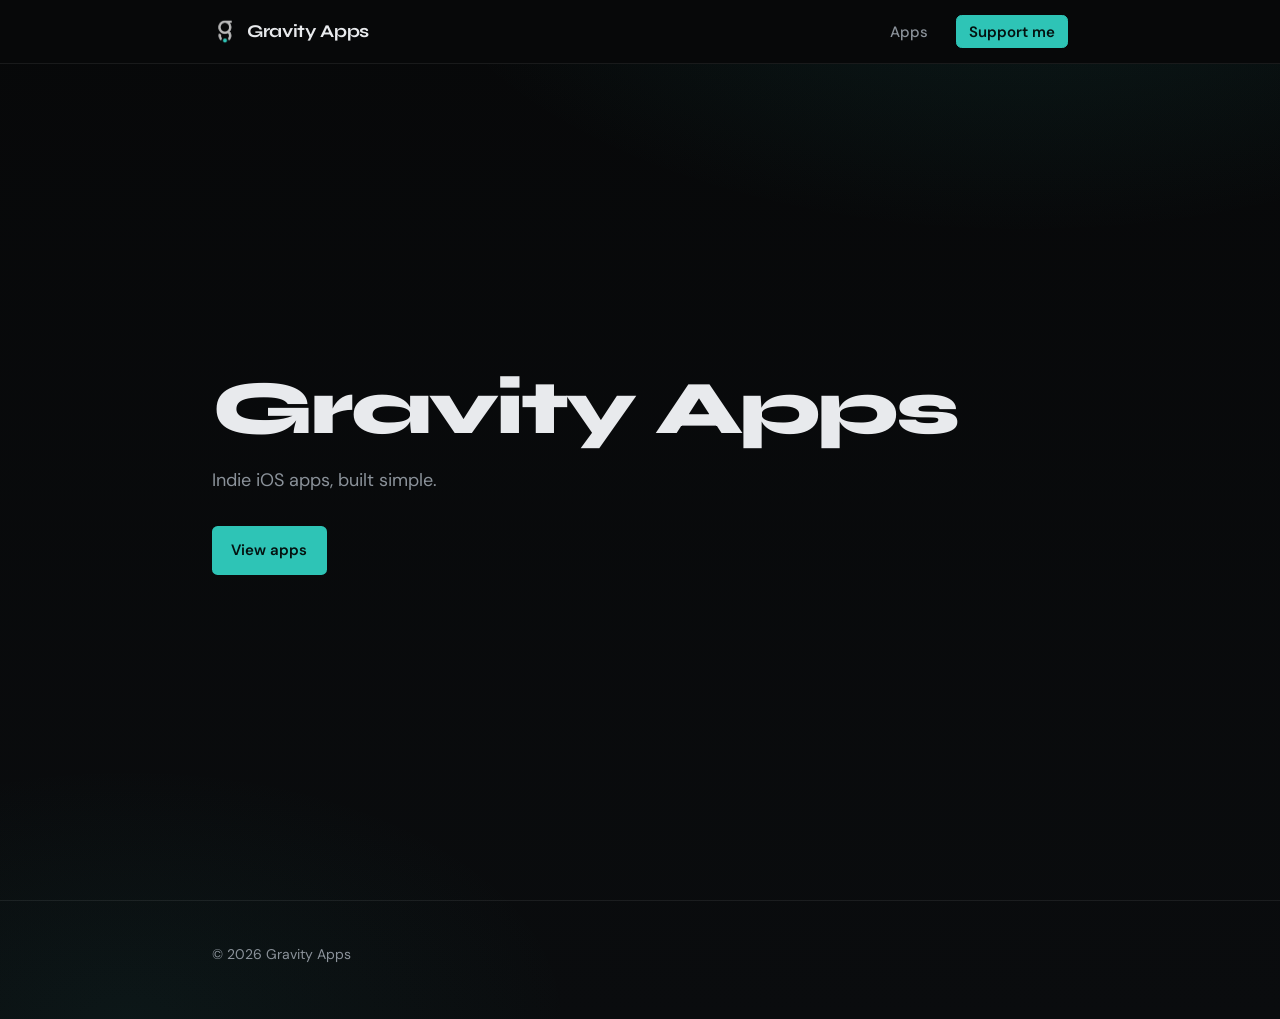
<file: docs/index.html>
<!DOCTYPE html>
<html lang="en">
  <head>
    <meta charset="utf-8" />
    <meta name="viewport" content="width=device-width, initial-scale=1" />
    <title>Gravity Apps</title>
    <meta
      name="description"
      content="Indie iOS apps, built simple. Gravity Apps — developer home and privacy policies."
    />
    <link rel="preconnect" href="https://fonts.googleapis.com" />
    <link rel="preconnect" href="https://fonts.gstatic.com" crossorigin />
    <link
      href="https://fonts.googleapis.com/css2?family=DM+Sans:ital,opsz,wght@0,9..40,400;0,9..40,500;0,9..40,600;0,9..40,700;1,9..40,400&family=Syne:wght@600;700;800&display=swap"
      rel="stylesheet"
    />
    <link rel="stylesheet" href="css/styles.css" />
    <link rel="icon" href="assets/favicon.ico" sizes="any" />
    <link rel="icon" type="image/png" href="assets/favicon-32.png" sizes="32x32" />
    <link rel="apple-touch-icon" href="assets/apple-touch-icon.png" />
  </head>
  <body>
    <header class="site-header">
      <div class="site-header__inner">
        <a class="wordmark" href="./">
          <img
            class="wordmark__mark"
            src="assets/gravityapps_mark.png"
            alt=""
            width="128"
            height="128"
          />
          <span class="wordmark__text">Gravity Apps</span>
        </a>
        <nav class="nav" aria-label="Primary">
          <a href="apps/">Apps</a>
          <a
            class="nav-support"
            href="https://buymeacoffee.com/gravityapps"
            target="_blank"
            rel="noopener noreferrer"
            >Support me</a
          >
        </nav>
      </div>
    </header>

    <main class="main">
      <section class="hero" aria-label="Intro">
        <h1 class="hero__brand">Gravity Apps</h1>
        <p class="hero__tagline">Indie iOS apps, built simple.</p>
        <div class="hero__cta">
          <a class="btn btn--primary" href="apps/">View apps</a>
        </div>
      </section>
    </main>

    <footer class="site-footer">
      <div class="site-footer__inner">
        <p>&copy; <span id="year"></span> Gravity Apps</p>
      </div>
    </footer>

    <script src="js/main.js"></script>
    <script>
      document.getElementById("year").textContent = new Date().getFullYear();
    </script>
  </body>
</html>
</file>
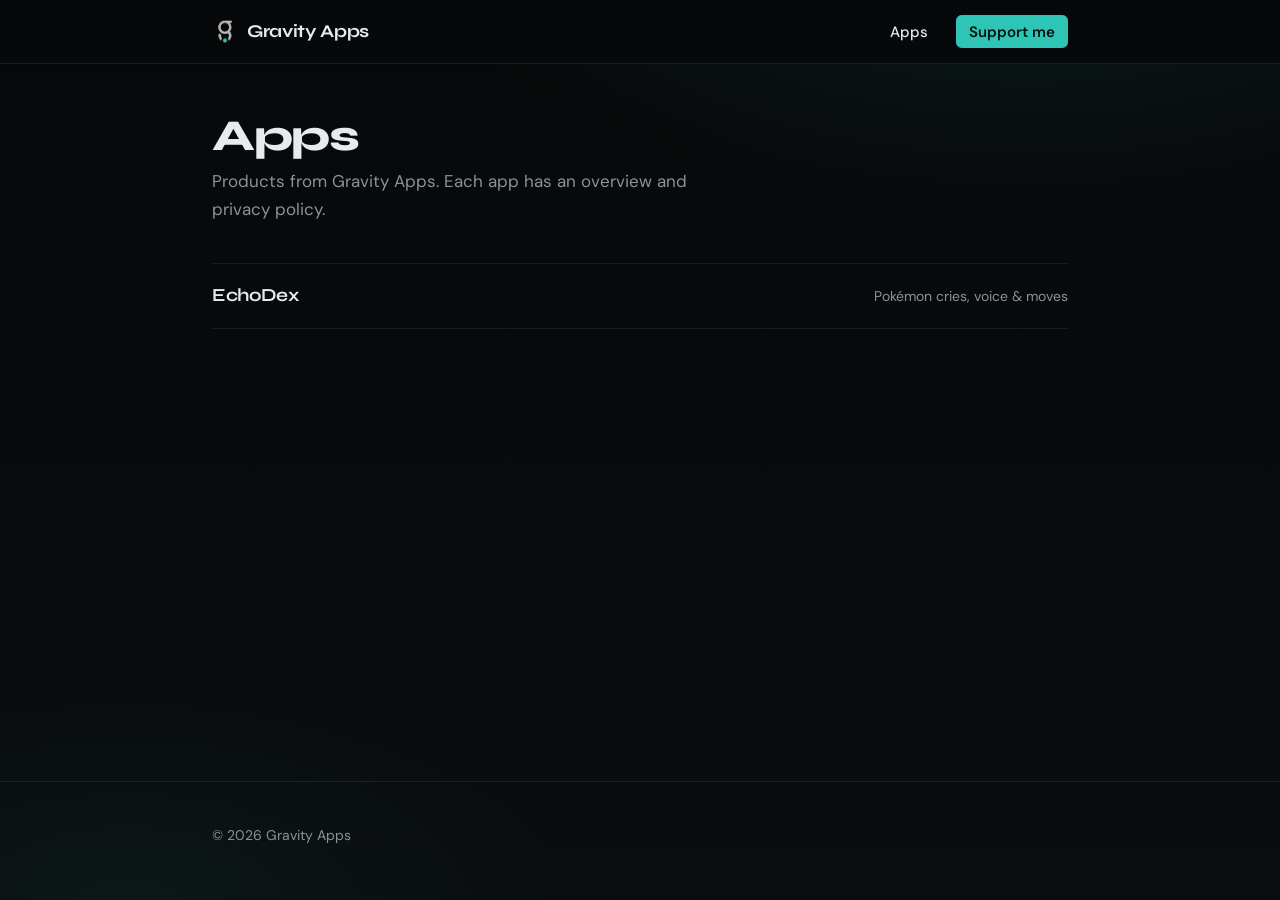
<file: docs/apps/index.html>
<!DOCTYPE html>
<html lang="en">
  <head>
    <meta charset="utf-8" />
    <meta name="viewport" content="width=device-width, initial-scale=1" />
    <title>Apps — Gravity Apps</title>
    <meta name="description" content="Apps by Gravity Apps." />
    <link rel="preconnect" href="https://fonts.googleapis.com" />
    <link rel="preconnect" href="https://fonts.gstatic.com" crossorigin />
    <link
      href="https://fonts.googleapis.com/css2?family=DM+Sans:ital,opsz,wght@0,9..40,400;0,9..40,500;0,9..40,600;0,9..40,700;1,9..40,400&family=Syne:wght@600;700;800&display=swap"
      rel="stylesheet"
    />
    <link rel="stylesheet" href="../css/styles.css" />
    <link rel="icon" href="../assets/favicon.ico" sizes="any" />
    <link rel="icon" type="image/png" href="../assets/favicon-32.png" sizes="32x32" />
    <link rel="apple-touch-icon" href="../assets/apple-touch-icon.png" />
  </head>
  <body>
    <header class="site-header">
      <div class="site-header__inner">
        <a class="wordmark" href="../">
          <img
            class="wordmark__mark"
            src="../assets/gravityapps_mark.png"
            alt=""
            width="128"
            height="128"
          />
          <span class="wordmark__text">Gravity Apps</span>
        </a>
        <nav class="nav" aria-label="Primary">
          <a href="./" aria-current="page">Apps</a>
          <a
            class="nav-support"
            href="https://buymeacoffee.com/gravityapps"
            target="_blank"
            rel="noopener noreferrer"
            >Support me</a
          >
        </nav>
      </div>
    </header>

    <main class="main">
      <header class="page-header">
        <h1>Apps</h1>
        <p>Products from Gravity Apps. Each app has an overview and privacy policy.</p>
      </header>

      <ul class="app-list">
        <li>
          <a class="app-link" href="echodex/">
            <span class="app-link__name">EchoDex</span>
            <span class="app-link__meta">Pokémon cries, voice &amp; moves</span>
          </a>
        </li>
      </ul>
    </main>

    <footer class="site-footer">
      <div class="site-footer__inner">
        <p>&copy; <span id="year"></span> Gravity Apps</p>
      </div>
    </footer>

    <script src="../js/main.js"></script>
    <script>
      document.getElementById("year").textContent = new Date().getFullYear();
    </script>
  </body>
</html>
</file>
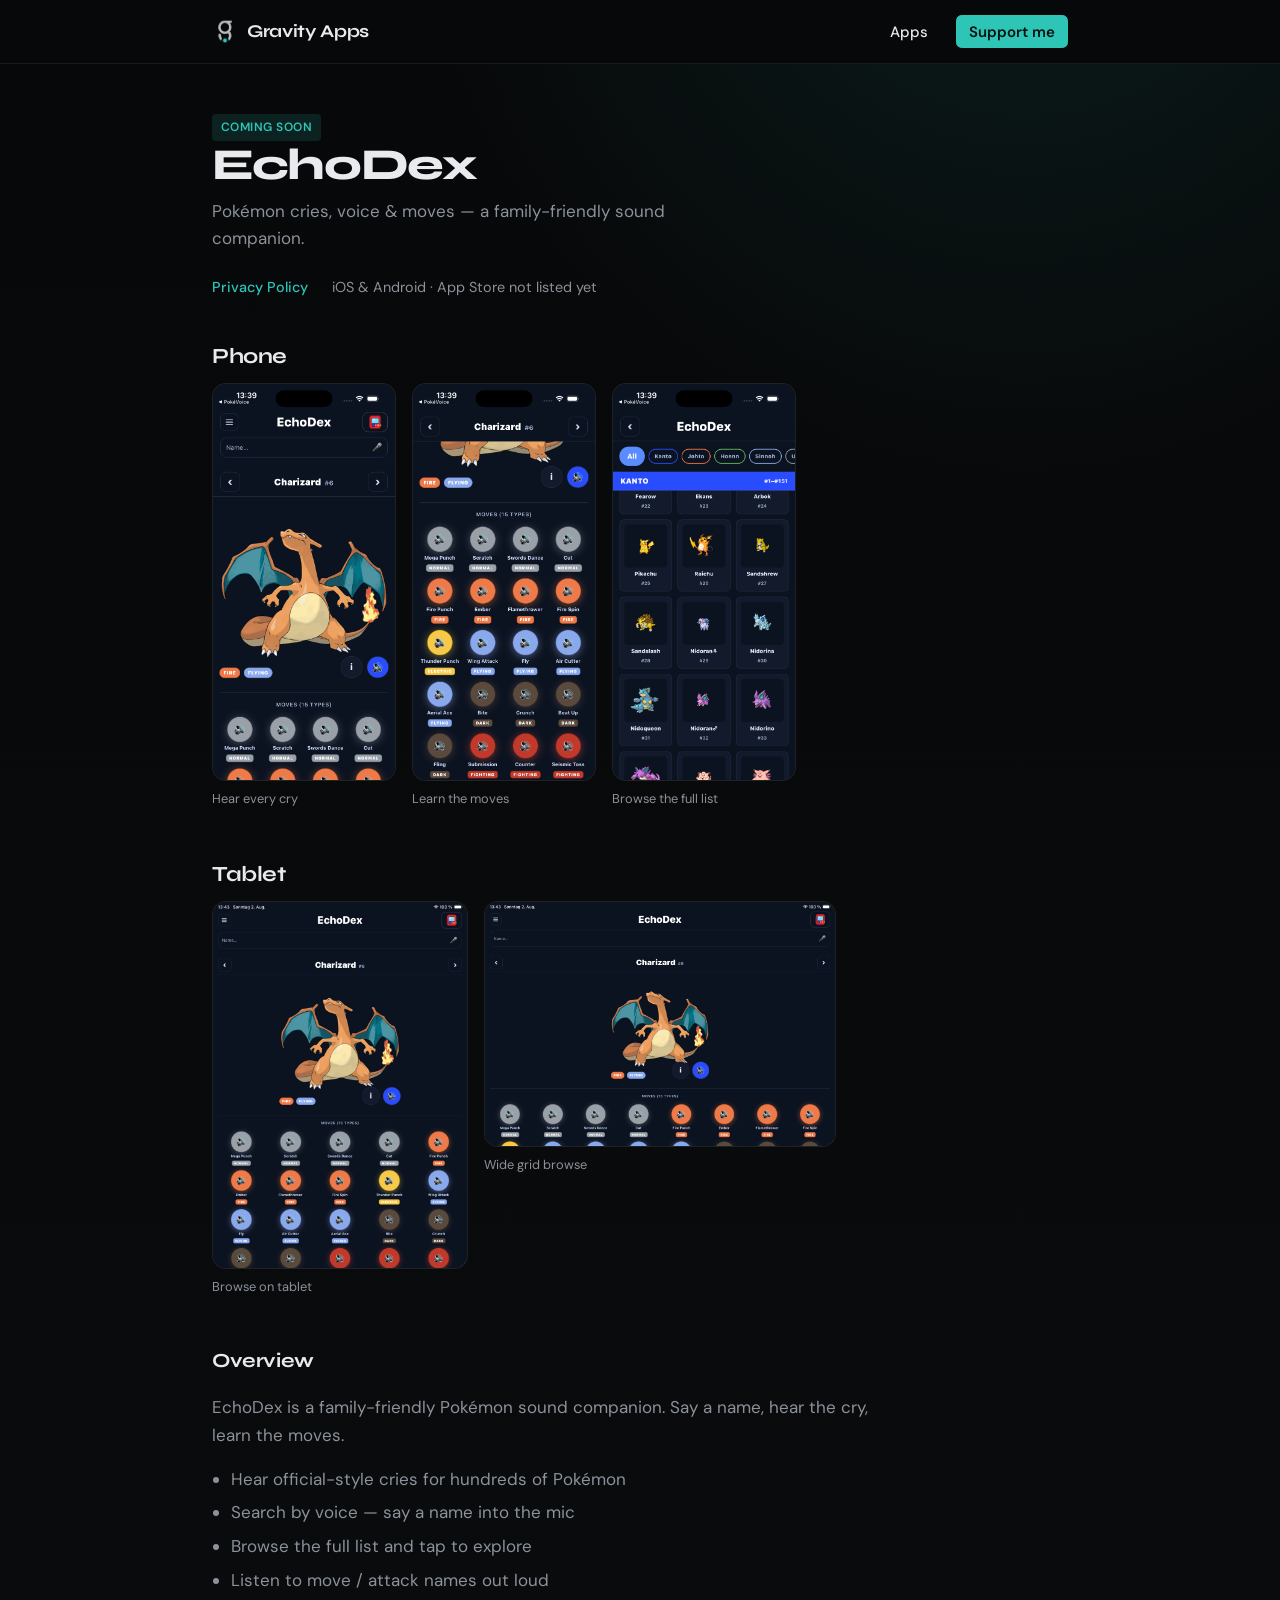
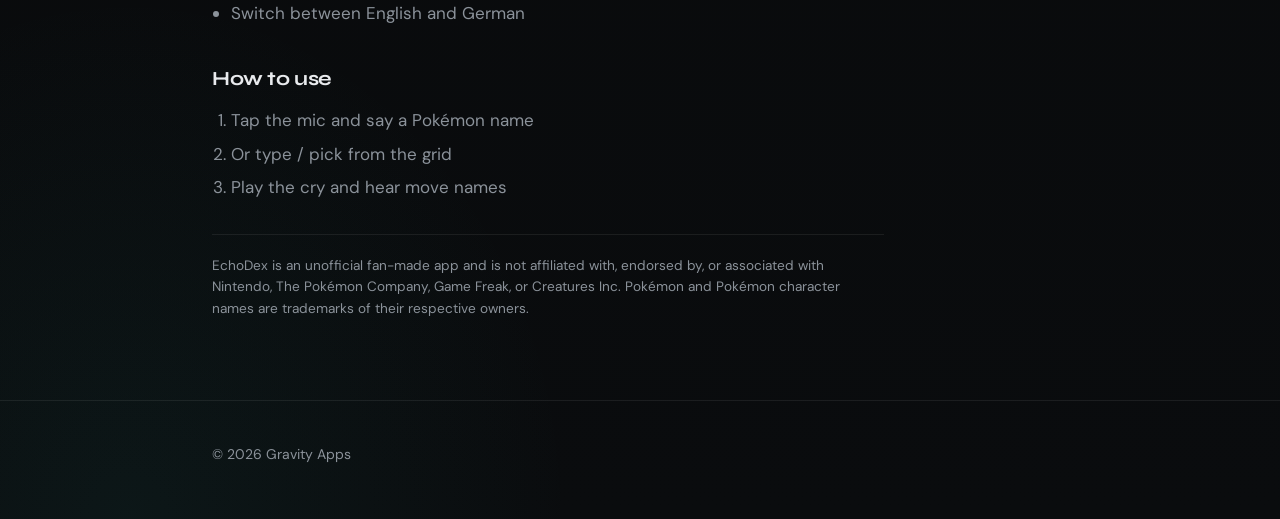
<file: docs/apps/echodex/index.html>
<!DOCTYPE html>
<html lang="en">
  <head>
    <meta charset="utf-8" />
    <meta name="viewport" content="width=device-width, initial-scale=1" />
    <title>EchoDex — Gravity Apps</title>
    <meta
      name="description"
      content="EchoDex — family-friendly Pokémon sound companion. Hear cries, search by voice, learn moves."
    />
    <link rel="preconnect" href="https://fonts.googleapis.com" />
    <link rel="preconnect" href="https://fonts.gstatic.com" crossorigin />
    <link
      href="https://fonts.googleapis.com/css2?family=DM+Sans:ital,opsz,wght@0,9..40,400;0,9..40,500;0,9..40,600;0,9..40,700;1,9..40,400&family=Syne:wght@600;700;800&display=swap"
      rel="stylesheet"
    />
    <link rel="stylesheet" href="../../css/styles.css" />
    <link rel="icon" href="../../assets/favicon.ico" sizes="any" />
    <link rel="icon" type="image/png" href="../../assets/favicon-32.png" sizes="32x32" />
    <link rel="apple-touch-icon" href="../../assets/apple-touch-icon.png" />
  </head>
  <body>
    <header class="site-header">
      <div class="site-header__inner">
        <a class="wordmark" href="../../">
          <img
            class="wordmark__mark"
            src="../../assets/gravityapps_mark.png"
            alt=""
            width="128"
            height="128"
          />
          <span class="wordmark__text">Gravity Apps</span>
        </a>
        <nav class="nav" aria-label="Primary">
          <a href="../" aria-current="page">Apps</a>
          <a
            class="nav-support"
            href="https://buymeacoffee.com/gravityapps"
            target="_blank"
            rel="noopener noreferrer"
            >Support me</a
          >
        </nav>
      </div>
    </header>

    <main class="main">
      <header class="page-header">
        <p><span class="status-pill">Coming soon</span></p>
        <h1>EchoDex</h1>
        <p>Pokémon cries, voice &amp; moves — a family-friendly sound companion.</p>
        <ul class="meta-row">
          <li><a href="privacy/">Privacy Policy</a></li>
          <li>iOS &amp; Android · App Store not listed yet</li>
        </ul>
      </header>

      <h2 class="section__title">Phone</h2>
      <div class="shot-rail" aria-label="Phone screenshots">
        <figure>
          <img
            src="screenshots/phone/01-main.png"
            alt="EchoDex main screen with cry playback"
            width="1206"
            height="2622"
            loading="eager"
          />
          <figcaption>Hear every cry</figcaption>
        </figure>
        <figure>
          <img
            src="screenshots/phone/02-attacks.png"
            alt="EchoDex moves list with spoken attack names"
            width="1206"
            height="2622"
            loading="lazy"
          />
          <figcaption>Learn the moves</figcaption>
        </figure>
        <figure>
          <img
            src="screenshots/phone/03-dex.png"
            alt="EchoDex Pokémon grid browser"
            width="1206"
            height="2622"
            loading="lazy"
          />
          <figcaption>Browse the full list</figcaption>
        </figure>
      </div>

      <h2 class="section__title">Tablet</h2>
      <div class="shot-rail shot-rail--tablet" aria-label="Tablet screenshots">
        <figure>
          <img
            src="screenshots/tablet/portrait-01-dex.png"
            alt="EchoDex tablet portrait grid browse"
            width="1640"
            height="2360"
            loading="lazy"
          />
          <figcaption>Browse on tablet</figcaption>
        </figure>
        <figure class="is-landscape">
          <img
            src="screenshots/tablet/landscape-01-dex.png"
            alt="EchoDex tablet landscape grid browse"
            width="2360"
            height="1640"
            loading="lazy"
          />
          <figcaption>Wide grid browse</figcaption>
        </figure>
      </div>

      <div class="prose prose--readable">
        <h2>Overview</h2>
        <p>
          EchoDex is a family-friendly Pokémon sound companion. Say a name, hear
          the cry, learn the moves.
        </p>
        <ul class="feature-list">
          <li>Hear official-style cries for hundreds of Pokémon</li>
          <li>Search by voice — say a name into the mic</li>
          <li>Browse the full list and tap to explore</li>
          <li>Listen to move / attack names out loud</li>
          <li>Switch between English and German</li>
        </ul>
        <h2>How to use</h2>
        <ol class="feature-list">
          <li>Tap the mic and say a Pokémon name</li>
          <li>Or type / pick from the grid</li>
          <li>Play the cry and hear move names</li>
        </ol>
        <p class="disclaimer">
          EchoDex is an unofficial fan-made app and is not affiliated with,
          endorsed by, or associated with Nintendo, The Pokémon Company, Game
          Freak, or Creatures Inc. Pokémon and Pokémon character names are
          trademarks of their respective owners.
        </p>
      </div>
    </main>

    <footer class="site-footer">
      <div class="site-footer__inner">
        <p>&copy; <span id="year"></span> Gravity Apps</p>
      </div>
    </footer>

    <script src="../../js/main.js"></script>
    <script>
      document.getElementById("year").textContent = new Date().getFullYear();
    </script>
  </body>
</html>
</file>
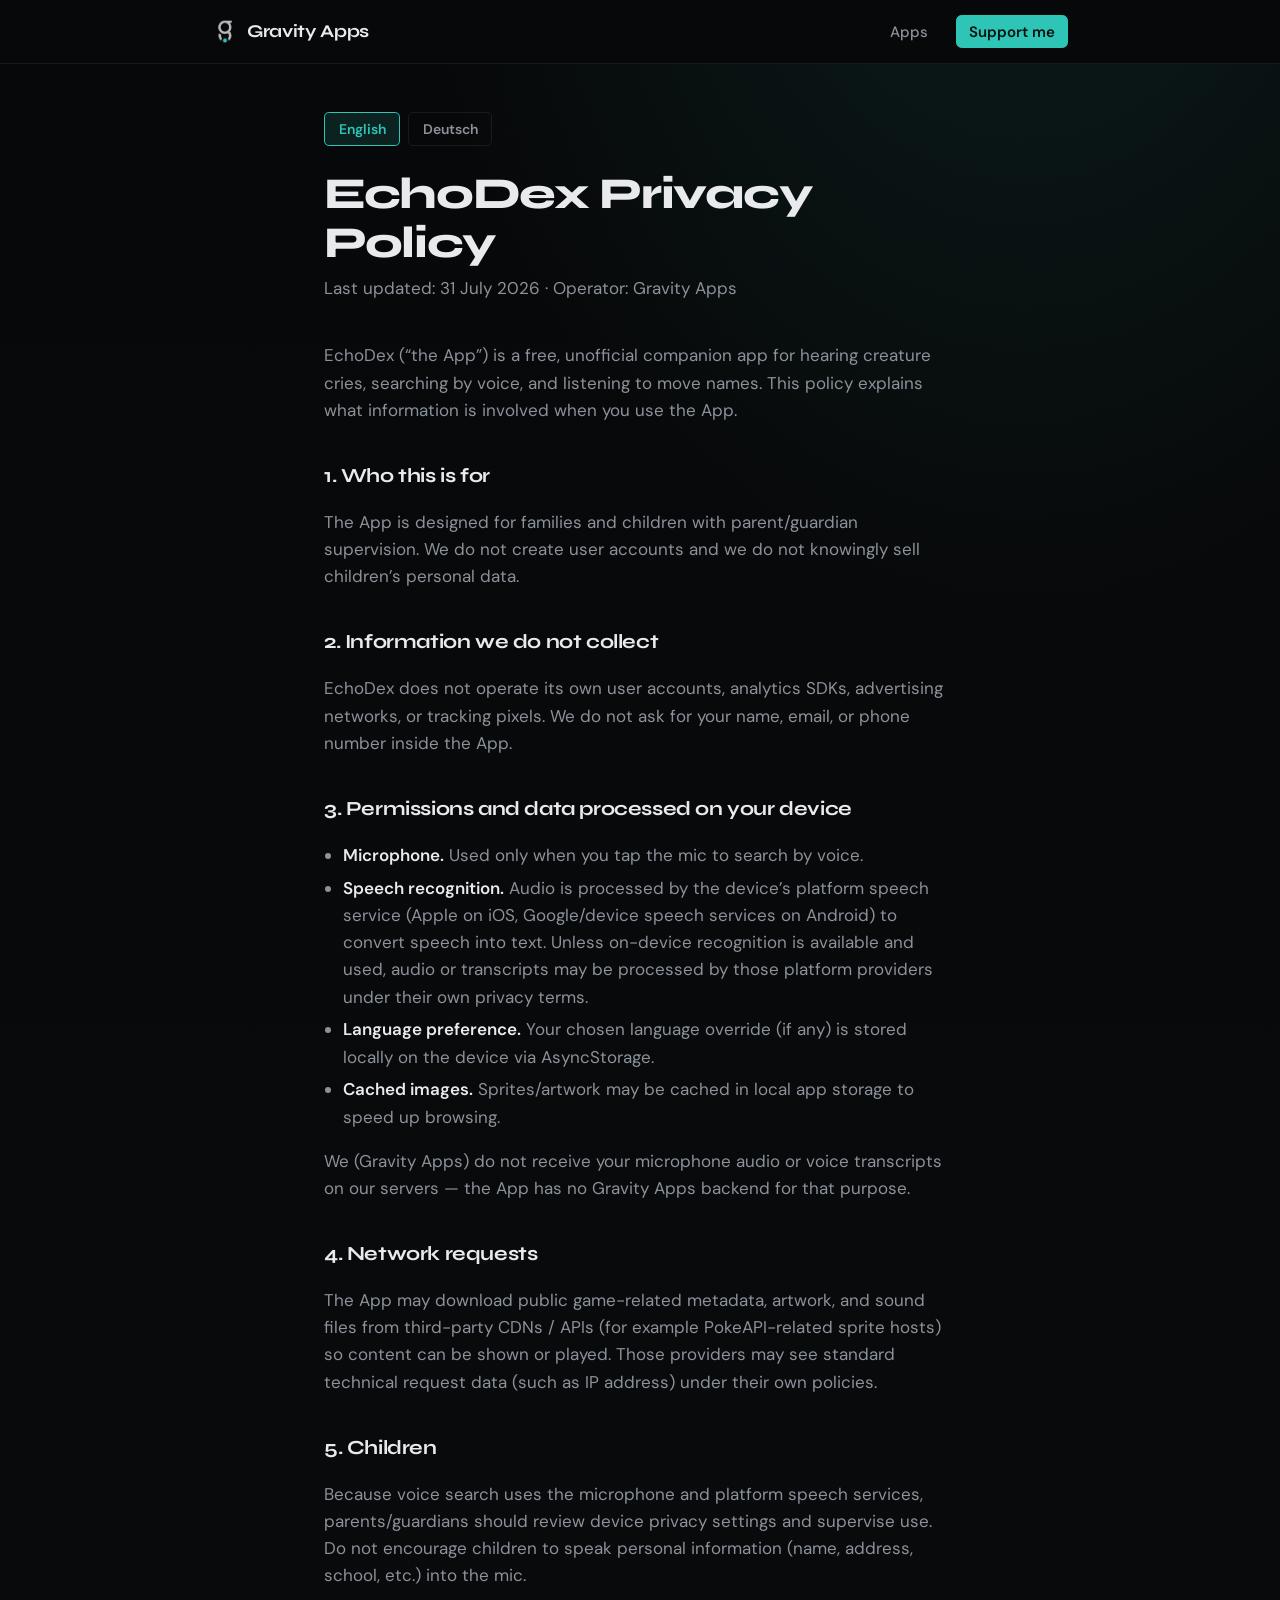
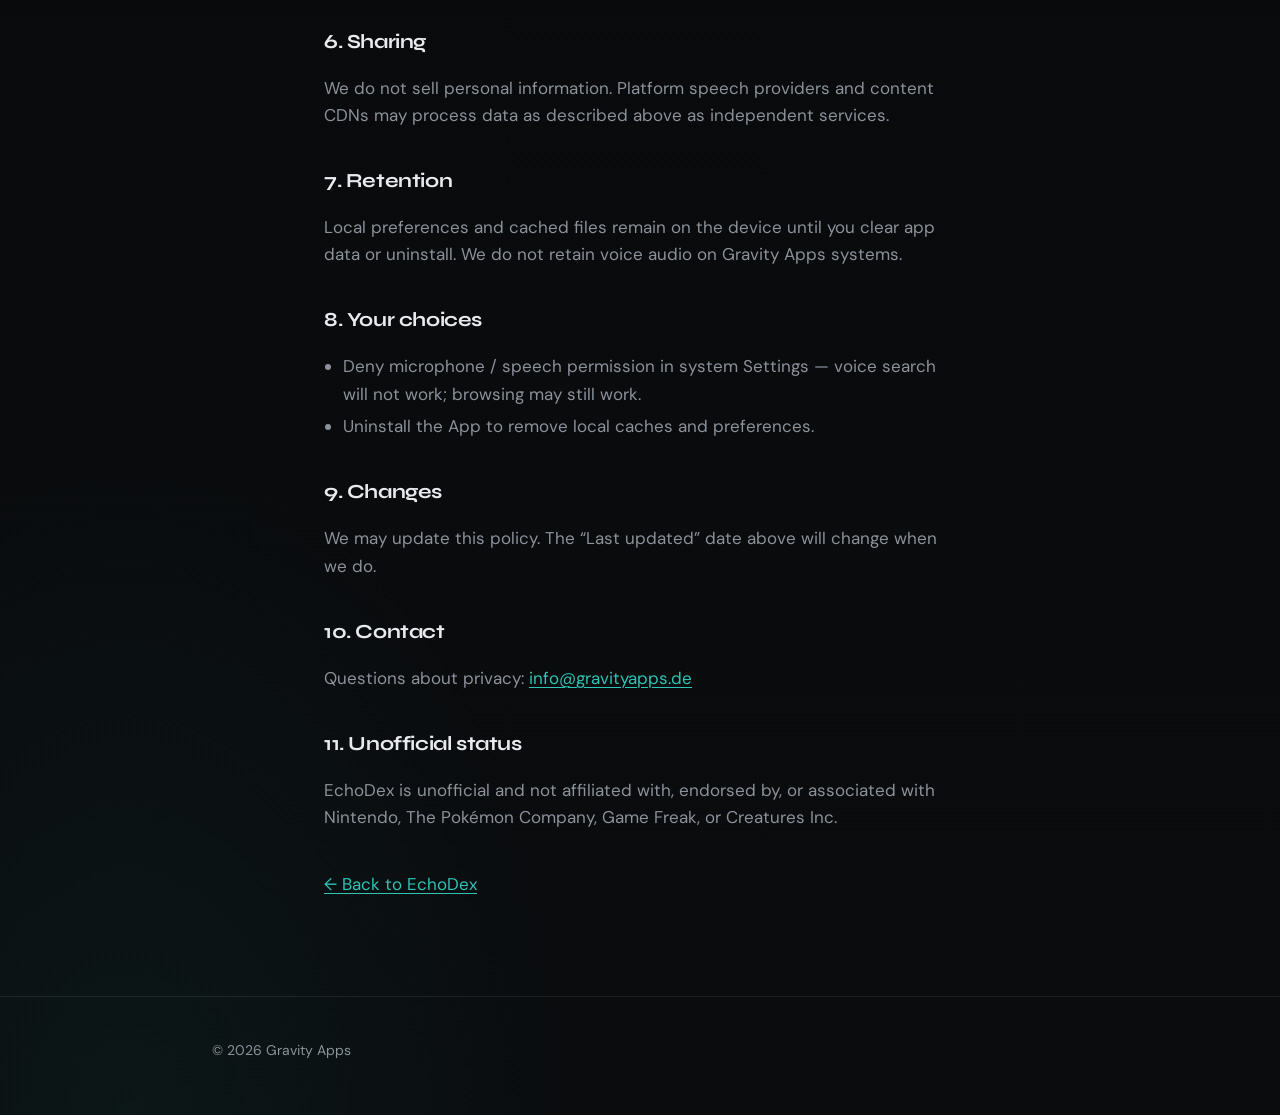
<file: docs/apps/echodex/privacy/index.html>
<!DOCTYPE html>
<html lang="en">
  <head>
    <meta charset="utf-8" />
    <meta name="viewport" content="width=device-width, initial-scale=1" />
    <title>Privacy Policy — EchoDex — Gravity Apps</title>
    <meta
      name="description"
      content="Privacy Policy for EchoDex by Gravity Apps. English and German."
    />
    <link rel="preconnect" href="https://fonts.googleapis.com" />
    <link rel="preconnect" href="https://fonts.gstatic.com" crossorigin />
    <link
      href="https://fonts.googleapis.com/css2?family=DM+Sans:ital,opsz,wght@0,9..40,400;0,9..40,500;0,9..40,600;0,9..40,700;1,9..40,400&family=Syne:wght@600;700;800&display=swap"
      rel="stylesheet"
    />
    <link rel="stylesheet" href="../../../css/styles.css" />
    <link rel="icon" href="../../../assets/favicon.ico" sizes="any" />
    <link rel="icon" type="image/png" href="../../../assets/favicon-32.png" sizes="32x32" />
    <link rel="apple-touch-icon" href="../../../assets/apple-touch-icon.png" />
  </head>
  <body>
    <header class="site-header">
      <div class="site-header__inner">
        <a class="wordmark" href="../../../">
          <img
            class="wordmark__mark"
            src="../../../assets/gravityapps_mark.png"
            alt=""
            width="128"
            height="128"
          />
          <span class="wordmark__text">Gravity Apps</span>
        </a>
        <nav class="nav" aria-label="Primary">
          <a href="../../">Apps</a>
          <a
            class="nav-support"
            href="https://buymeacoffee.com/gravityapps"
            target="_blank"
            rel="noopener noreferrer"
            >Support me</a
          >
        </nav>
      </div>
    </header>

    <main class="main main--narrow">
      <div class="lang-toggle" role="group" aria-label="Language">
        <button type="button" id="btn-en" aria-pressed="true">English</button>
        <button type="button" id="btn-de" aria-pressed="false">Deutsch</button>
      </div>

      <article id="en" class="privacy-panel prose">
        <header class="page-header">
          <h1>EchoDex Privacy Policy</h1>
          <p>Last updated: 31 July 2026 · Operator: Gravity Apps</p>
        </header>

        <p>
          EchoDex (“the App”) is a free, unofficial companion app for hearing
          creature cries, searching by voice, and listening to move names. This
          policy explains what information is involved when you use the App.
        </p>

        <h2>1. Who this is for</h2>
        <p>
          The App is designed for families and children with parent/guardian
          supervision. We do not create user accounts and we do not knowingly
          sell children’s personal data.
        </p>

        <h2>2. Information we do not collect</h2>
        <p>
          EchoDex does not operate its own user accounts, analytics SDKs,
          advertising networks, or tracking pixels. We do not ask for your name,
          email, or phone number inside the App.
        </p>

        <h2>3. Permissions and data processed on your device</h2>
        <ul>
          <li>
            <strong>Microphone.</strong> Used only when you tap the mic to search
            by voice.
          </li>
          <li>
            <strong>Speech recognition.</strong> Audio is processed by the
            device’s platform speech service (Apple on iOS, Google/device speech
            services on Android) to convert speech into text. Unless on-device
            recognition is available and used, audio or transcripts may be
            processed by those platform providers under their own privacy terms.
          </li>
          <li>
            <strong>Language preference.</strong> Your chosen language override
            (if any) is stored locally on the device via AsyncStorage.
          </li>
          <li>
            <strong>Cached images.</strong> Sprites/artwork may be cached in
            local app storage to speed up browsing.
          </li>
        </ul>
        <p>
          We (Gravity Apps) do not receive your microphone audio or voice
          transcripts on our servers — the App has no Gravity Apps backend for
          that purpose.
        </p>

        <h2>4. Network requests</h2>
        <p>
          The App may download public game-related metadata, artwork, and sound
          files from third-party CDNs / APIs (for example PokeAPI-related sprite
          hosts) so content can be shown or played. Those providers may see
          standard technical request data (such as IP address) under their own
          policies.
        </p>

        <h2>5. Children</h2>
        <p>
          Because voice search uses the microphone and platform speech services,
          parents/guardians should review device privacy settings and supervise
          use. Do not encourage children to speak personal information (name,
          address, school, etc.) into the mic.
        </p>

        <h2>6. Sharing</h2>
        <p>
          We do not sell personal information. Platform speech providers and
          content CDNs may process data as described above as independent
          services.
        </p>

        <h2>7. Retention</h2>
        <p>
          Local preferences and cached files remain on the device until you clear
          app data or uninstall. We do not retain voice audio on Gravity Apps
          systems.
        </p>

        <h2>8. Your choices</h2>
        <ul>
          <li>
            Deny microphone / speech permission in system Settings — voice search
            will not work; browsing may still work.
          </li>
          <li>
            Uninstall the App to remove local caches and preferences.
          </li>
        </ul>

        <h2>9. Changes</h2>
        <p>
          We may update this policy. The “Last updated” date above will change
          when we do.
        </p>

        <h2>10. Contact</h2>
        <p>
          Questions about privacy:
          <a href="mailto:info@gravityapps.de">info@gravityapps.de</a>
        </p>

        <h2>11. Unofficial status</h2>
        <p>
          EchoDex is unofficial and not affiliated with, endorsed by, or
          associated with Nintendo, The Pokémon Company, Game Freak, or Creatures
          Inc.
        </p>
      </article>

      <article id="de" class="privacy-panel prose" hidden>
        <header class="page-header">
          <h1>EchoDex Datenschutzerklärung</h1>
          <p>Zuletzt aktualisiert: 31. Juli 2026 · Anbieter: Gravity Apps</p>
        </header>

        <p>
          EchoDex („die App“) ist eine kostenlose, inoffizielle Begleit-App zum
          Anhören von Rufen, zur Suche per Stimme und zum Anhören von
          Attacken-Namen. Diese Erklärung beschreibt, welche Informationen bei
          Nutzung der App eine Rolle spielen.
        </p>

        <h2>1. Zielgruppe</h2>
        <p>
          Die App ist für Familien und Kinder unter Aufsicht von
          Eltern/Erziehungsberechtigten gedacht. Wir erstellen keine
          Nutzerkonten und verkaufen wissentlich keine personenbezogenen Daten
          von Kindern.
        </p>

        <h2>2. Was wir nicht erheben</h2>
        <p>
          EchoDex betreibt keine eigenen Nutzerkonten, Analytics-SDKs,
          Werbenetzwerke oder Tracking-Pixel. In der App fragen wir nicht nach
          Name, E-Mail oder Telefonnummer.
        </p>

        <h2>3. Berechtigungen und Verarbeitung auf dem Gerät</h2>
        <ul>
          <li>
            <strong>Mikrofon.</strong> Nur aktiv, wenn du zum Sprachsuchen auf
            das Mikro tippst.
          </li>
          <li>
            <strong>Spracherkennung.</strong> Audio wird vom plattformseitigen
            Sprachdienst verarbeitet (Apple unter iOS, Google-/Geräte-Dienste
            unter Android), um Sprache in Text umzuwandeln. Sofern keine
            geräteinterne Erkennung genutzt wird, können Audio oder Transkripte
            durch diese Anbieter gemäß deren Datenschutzregeln verarbeitet
            werden.
          </li>
          <li>
            <strong>Spracheinstellung.</strong> Eine gewählte
            Sprach-Überschreibung wird lokal auf dem Gerät (AsyncStorage)
            gespeichert.
          </li>
          <li>
            <strong>Bild-Cache.</strong> Sprites/Artwork können lokal
            zwischengespeichert werden.
          </li>
        </ul>
        <p>
          Wir (Gravity Apps) empfangen dein Mikrofon-Audio oder
          Sprachtranskripte nicht auf eigenen Servern — dafür gibt es kein
          Gravity-Apps-Backend.
        </p>

        <h2>4. Netzwerkanfragen</h2>
        <p>
          Die App kann öffentliche Metadaten, Artwork und Sounddateien von
          Drittanbieter-CDNs/APIs laden (z.&nbsp;B. PokeAPI-bezogene
          Sprite-Hosts). Diese Anbieter können übliche technische Daten (z.&nbsp;B.
          IP-Adresse) gemäß eigener Richtlinien sehen.
        </p>

        <h2>5. Kinder</h2>
        <p>
          Weil die Sprachsuche Mikrofon und Plattform-Spracherkennung nutzt,
          sollten Eltern die Geräte-Privatsphäreinstellungen prüfen und die
          Nutzung beaufsichtigen. Kinder sollten keine persönlichen Daten (Name,
          Adresse, Schule usw.) ins Mikrofon sprechen.
        </p>

        <h2>6. Weitergabe</h2>
        <p>
          Wir verkaufen keine personenbezogenen Daten. Plattform-Sprachanbieter
          und Content-CDNs können Daten wie oben beschrieben als eigenständige
          Dienste verarbeiten.
        </p>

        <h2>7. Speicherdauer</h2>
        <p>
          Lokale Einstellungen und Caches bleiben auf dem Gerät, bis App-Daten
          gelöscht oder die App deinstalliert wird. Gravity Apps speichert keine
          Sprachaufnahmen auf eigenen Systemen.
        </p>

        <h2>8. Deine Wahlmöglichkeiten</h2>
        <ul>
          <li>
            Mikrofon-/Spracherlaubnis in den Systemeinstellungen verweigern —
            Sprachsuche funktioniert dann nicht; Browse ggf. schon.
          </li>
          <li>
            App deinstallieren, um lokale Caches und Einstellungen zu entfernen.
          </li>
        </ul>

        <h2>9. Änderungen</h2>
        <p>
          Wir können diese Erklärung aktualisieren. Das Datum „Zuletzt
          aktualisiert“ ändert sich dann.
        </p>

        <h2>10. Kontakt</h2>
        <p>
          Fragen zum Datenschutz:
          <a href="mailto:info@gravityapps.de">info@gravityapps.de</a>
        </p>

        <h2>11. Inoffizieller Status</h2>
        <p>
          EchoDex ist inoffiziell und steht in keiner Verbindung zu Nintendo, The
          Pokémon Company, Game Freak oder Creatures Inc.
        </p>
      </article>

      <p class="back-link">
        <a href="../">← Back to EchoDex</a>
      </p>
    </main>

    <footer class="site-footer">
      <div class="site-footer__inner">
        <p>&copy; <span id="year"></span> Gravity Apps</p>
      </div>
    </footer>

    <script src="../../../js/main.js"></script>
    <script>
      document.getElementById("year").textContent = new Date().getFullYear();

      const en = document.getElementById("en");
      const de = document.getElementById("de");
      const btnEn = document.getElementById("btn-en");
      const btnDe = document.getElementById("btn-de");

      function show(lang) {
        const isDe = lang === "de";
        en.hidden = isDe;
        de.hidden = !isDe;
        btnEn.setAttribute("aria-pressed", String(!isDe));
        btnDe.setAttribute("aria-pressed", String(isDe));
        document.documentElement.lang = isDe ? "de" : "en";
      }

      btnEn.addEventListener("click", () => show("en"));
      btnDe.addEventListener("click", () => show("de"));
      if (navigator.language && navigator.language.toLowerCase().startsWith("de")) {
        show("de");
      }
    </script>
  </body>
</html>
</file>
<file: docs/css/styles.css>
:root {
  --bg: #070809;
  --bg-elevated: #0e1012;
  --ink: #e8eaed;
  --ink-muted: #8b929a;
  --accent: #2ec4b6;
  --accent-dim: rgba(46, 196, 182, 0.14);
  --line: rgba(232, 234, 237, 0.08);
  --font-display: "Syne", system-ui, sans-serif;
  --font-body: "DM Sans", system-ui, sans-serif;
  --nav-h: 4rem;
  --max: 42rem;
  --max-wide: 56rem;
}

*,
*::before,
*::after {
  box-sizing: border-box;
}

html {
  color-scheme: dark;
  scroll-behavior: smooth;
  overflow-x: clip;
}

body {
  margin: 0;
  min-height: 100vh;
  max-width: 100%;
  overflow-x: clip;
  display: flex;
  flex-direction: column;
  font-family: var(--font-body);
  font-size: 1.0625rem;
  line-height: 1.6;
  color: var(--ink);
  background-color: var(--bg);
  background-image:
    radial-gradient(ellipse 90% 60% at 80% -10%, rgba(46, 196, 182, 0.12), transparent 55%),
    radial-gradient(ellipse 70% 50% at 10% 100%, rgba(46, 196, 182, 0.06), transparent 50%),
    linear-gradient(180deg, #070809 0%, #0a0c0e 100%);
  -webkit-font-smoothing: antialiased;
}

.main.is-ready {
  animation: page-in 0.55s ease-out both;
}

@keyframes page-in {
  from {
    opacity: 0;
    transform: translateY(6px);
  }
  to {
    opacity: 1;
    transform: none;
  }
}

@media (prefers-reduced-motion: reduce) {
  html {
    scroll-behavior: auto;
  }

  .main.is-ready {
    animation: none;
  }

  .app-link {
    transition: none;
  }
}

a {
  color: var(--accent);
  text-decoration-thickness: 1px;
  text-underline-offset: 0.18em;
}

a:hover {
  color: #5ee0d4;
}

img {
  max-width: 100%;
  height: auto;
}

.site-header {
  position: sticky;
  top: 0;
  z-index: 20;
  height: var(--nav-h);
  display: flex;
  align-items: center;
  border-bottom: 1px solid var(--line);
  background: #070809;
}

.site-header__inner {
  width: 100%;
  max-width: var(--max-wide);
  margin-inline: auto;
  padding-inline: 1.25rem;
  display: flex;
  align-items: center;
  justify-content: space-between;
  gap: 1rem;
  min-width: 0;
}

.wordmark {
  display: inline-flex;
  align-items: center;
  gap: 0.55rem;
  min-width: 0;
  font-family: var(--font-display);
  font-weight: 700;
  font-size: 1.125rem;
  letter-spacing: -0.02em;
  color: var(--ink);
  text-decoration: none;
}

.wordmark:hover {
  color: var(--ink);
}

.wordmark__mark {
  width: 1.65rem;
  height: 1.65rem;
  flex-shrink: 0;
  display: block;
  object-fit: contain;
}

.wordmark__text {
  overflow: hidden;
  text-overflow: ellipsis;
  white-space: nowrap;
}

.nav {
  display: flex;
  align-items: center;
  gap: 1.75rem;
}

.nav a {
  font-size: 0.9375rem;
  font-weight: 500;
  color: var(--ink-muted);
  text-decoration: none;
  transition: color 0.2s ease;
}

.nav a:hover,
.nav a[aria-current="page"] {
  color: var(--ink);
}

.nav a.nav-support {
  color: #041210;
  background: var(--accent);
  border: 1px solid var(--accent);
  padding: 0.4rem 0.75rem;
  border-radius: 0.35rem;
  font-weight: 600;
  line-height: 1.2;
  transition: background 0.2s ease, color 0.2s ease, border-color 0.2s ease;
}

.nav a.nav-support:hover {
  color: #041210;
  background: #5ee0d4;
  border-color: #5ee0d4;
}

.main {
  flex: 1 0 auto;
  width: 100%;
  max-width: var(--max-wide);
  margin-inline: auto;
  padding: 3rem 1.25rem 5rem;
  min-width: 0;
  box-sizing: border-box;
}

.main--narrow {
  max-width: var(--max);
}

.hero {
  min-height: calc(100vh - var(--nav-h) - 8rem);
  display: flex;
  flex-direction: column;
  justify-content: center;
  padding-block: 4rem 3rem;
  gap: 1.25rem;
}

.hero__brand {
  margin: 0;
  font-family: var(--font-display);
  font-weight: 800;
  font-size: clamp(2.75rem, 8vw, 4.75rem);
  line-height: 0.95;
  letter-spacing: -0.04em;
}

.hero__tagline {
  margin: 0;
  max-width: 22rem;
  font-size: 1.125rem;
  color: var(--ink-muted);
}

.hero__cta {
  margin-top: 0.75rem;
  display: flex;
  flex-wrap: wrap;
  gap: 0.75rem 1.25rem;
  align-items: center;
}

.btn {
  display: inline-flex;
  align-items: center;
  justify-content: center;
  padding: 0.7rem 1.15rem;
  font-family: var(--font-body);
  font-size: 0.9375rem;
  font-weight: 600;
  border-radius: 0.35rem;
  text-decoration: none;
  transition: background 0.2s ease, color 0.2s ease, border-color 0.2s ease;
}

.btn--primary {
  background: var(--accent);
  color: #041210;
  border: 1px solid transparent;
}

.btn--primary:hover {
  background: #5ee0d4;
  color: #041210;
}

.btn--ghost {
  background: transparent;
  color: var(--ink-muted);
  border: 1px solid var(--line);
}

.btn--ghost:hover {
  color: var(--ink);
  border-color: rgba(232, 234, 237, 0.2);
}

.section {
  padding-block: 2.5rem 1rem;
  border-top: 1px solid var(--line);
}

.section__title {
  margin: 0 0 0.35rem;
  font-family: var(--font-display);
  font-size: 1.35rem;
  font-weight: 700;
  letter-spacing: -0.02em;
}

.section__lead {
  margin: 0 0 1.75rem;
  color: var(--ink-muted);
  max-width: 28rem;
}

.app-list {
  list-style: none;
  margin: 0;
  padding: 0;
  display: flex;
  flex-direction: column;
  gap: 0;
}

.app-link {
  display: flex;
  align-items: baseline;
  justify-content: space-between;
  gap: 1rem;
  padding: 1.1rem 0;
  border-bottom: 1px solid var(--line);
  text-decoration: none;
  color: inherit;
  transition: padding-left 0.25s ease, color 0.2s ease, border-color 0.2s ease;
}

.app-link:first-child {
  border-top: 1px solid var(--line);
}

.app-link:hover {
  padding-left: 0.5rem;
  color: var(--accent);
  border-color: rgba(46, 196, 182, 0.35);
}

.app-link__name {
  font-family: var(--font-display);
  font-weight: 650;
  font-size: 1.15rem;
  letter-spacing: -0.02em;
}

.app-link__meta {
  font-size: 0.875rem;
  color: var(--ink-muted);
  white-space: nowrap;
}

.app-link:hover .app-link__meta {
  color: var(--accent);
}

.page-header {
  margin-bottom: 2.5rem;
}

.page-header h1 {
  margin: 0 0 0.5rem;
  font-family: var(--font-display);
  font-size: clamp(2rem, 5vw, 2.75rem);
  font-weight: 750;
  letter-spacing: -0.03em;
  line-height: 1.1;
}

.page-header p {
  margin: 0;
  color: var(--ink-muted);
  max-width: 32rem;
}

.prose {
  color: var(--ink);
  overflow-wrap: anywhere;
  word-break: break-word;
}

.prose h2 {
  margin: 2.25rem 0 0.75rem;
  font-family: var(--font-display);
  font-size: 1.25rem;
  font-weight: 700;
  letter-spacing: -0.02em;
}

.prose h2:first-child {
  margin-top: 0;
}

.prose p,
.prose ul,
.prose ol {
  color: var(--ink-muted);
}

.prose ul,
.prose ol {
  padding-left: 1.2rem;
}

.prose li {
  margin-bottom: 0.35rem;
}

.prose strong {
  color: var(--ink);
  font-weight: 600;
}

.prose a {
  overflow-wrap: anywhere;
}

.stub-banner {
  margin: 0 0 2rem;
  padding: 1rem 1.15rem;
  background: var(--accent-dim);
  border-left: 3px solid var(--accent);
  color: var(--ink);
  font-size: 0.9375rem;
}

.stub-banner strong {
  color: var(--accent);
}

.meta-row {
  display: flex;
  flex-wrap: wrap;
  gap: 0.75rem 1.5rem;
  margin: 1.5rem 0 0;
  padding: 0;
  list-style: none;
  font-size: 0.9rem;
  color: var(--ink-muted);
}

.meta-row a {
  text-decoration: none;
  font-weight: 500;
}

.status-pill {
  display: inline-block;
  font-size: 0.75rem;
  font-weight: 600;
  letter-spacing: 0.04em;
  text-transform: uppercase;
  color: var(--accent);
  background: var(--accent-dim);
  padding: 0.25rem 0.55rem;
  border-radius: 0.25rem;
}

.site-footer {
  flex-shrink: 0;
  border-top: 1px solid var(--line);
  padding: 1.75rem 0 2.5rem;
}

.site-footer__inner {
  width: 100%;
  max-width: var(--max-wide);
  margin-inline: auto;
  padding-inline: 1.25rem;
  font-size: 0.875rem;
  color: var(--ink-muted);
  box-sizing: border-box;
}

.back-link {
  margin-top: 2.5rem;
}

.shot-rail {
  display: flex;
  gap: 1rem;
  overflow-x: auto;
  padding: 0.25rem 0 1rem;
  margin: 0 0 2rem;
  scroll-snap-type: x mandatory;
  -webkit-overflow-scrolling: touch;
}

.shot-rail figure {
  margin: 0;
  flex: 0 0 auto;
  width: min(42vw, 11.5rem);
  scroll-snap-align: start;
}

.shot-rail--tablet figure {
  width: min(55vw, 16rem);
}

.shot-rail--tablet figure.is-landscape {
  width: min(72vw, 22rem);
}

.shot-rail img {
  display: block;
  width: 100%;
  height: auto;
  border-radius: 0.85rem;
  border: 1px solid var(--line);
  background: var(--bg-elevated);
}

.shot-rail figcaption {
  margin-top: 0.5rem;
  font-size: 0.8rem;
  color: var(--ink-muted);
}

.feature-list {
  margin: 0 0 1.5rem;
  padding-left: 1.15rem;
  color: var(--ink-muted);
}

.feature-list li {
  margin-bottom: 0.4rem;
}

.disclaimer {
  margin: 2rem 0 0;
  padding-top: 1.25rem;
  border-top: 1px solid var(--line);
  font-size: 0.85rem;
  color: var(--ink-muted);
}

.lang-toggle {
  display: flex;
  gap: 0.5rem;
  margin-bottom: 1.5rem;
}

.lang-toggle button {
  font-family: var(--font-body);
  font-size: 0.875rem;
  font-weight: 600;
  padding: 0.45rem 0.85rem;
  border: 1px solid var(--line);
  background: transparent;
  color: var(--ink-muted);
  border-radius: 0.3rem;
  cursor: pointer;
}

.lang-toggle button[aria-pressed="true"] {
  border-color: var(--accent);
  color: var(--accent);
  background: var(--accent-dim);
}

.lang-toggle button:hover {
  color: var(--ink);
}

.privacy-panel[hidden] {
  display: none;
}

.prose--readable {
  max-width: var(--max);
}

code {
  font-size: 0.9em;
  color: var(--accent);
  overflow-wrap: anywhere;
}

@media (max-width: 560px) {
  .site-header__inner,
  .main,
  .site-footer__inner {
    padding-inline: 0.875rem;
  }

  .page-header h1 {
    font-size: clamp(1.65rem, 8vw, 2.25rem);
  }

  .nav {
    gap: 1.15rem;
    flex-shrink: 0;
  }

  .app-link {
    flex-direction: column;
    align-items: flex-start;
    gap: 0.25rem;
  }
}
</file>
